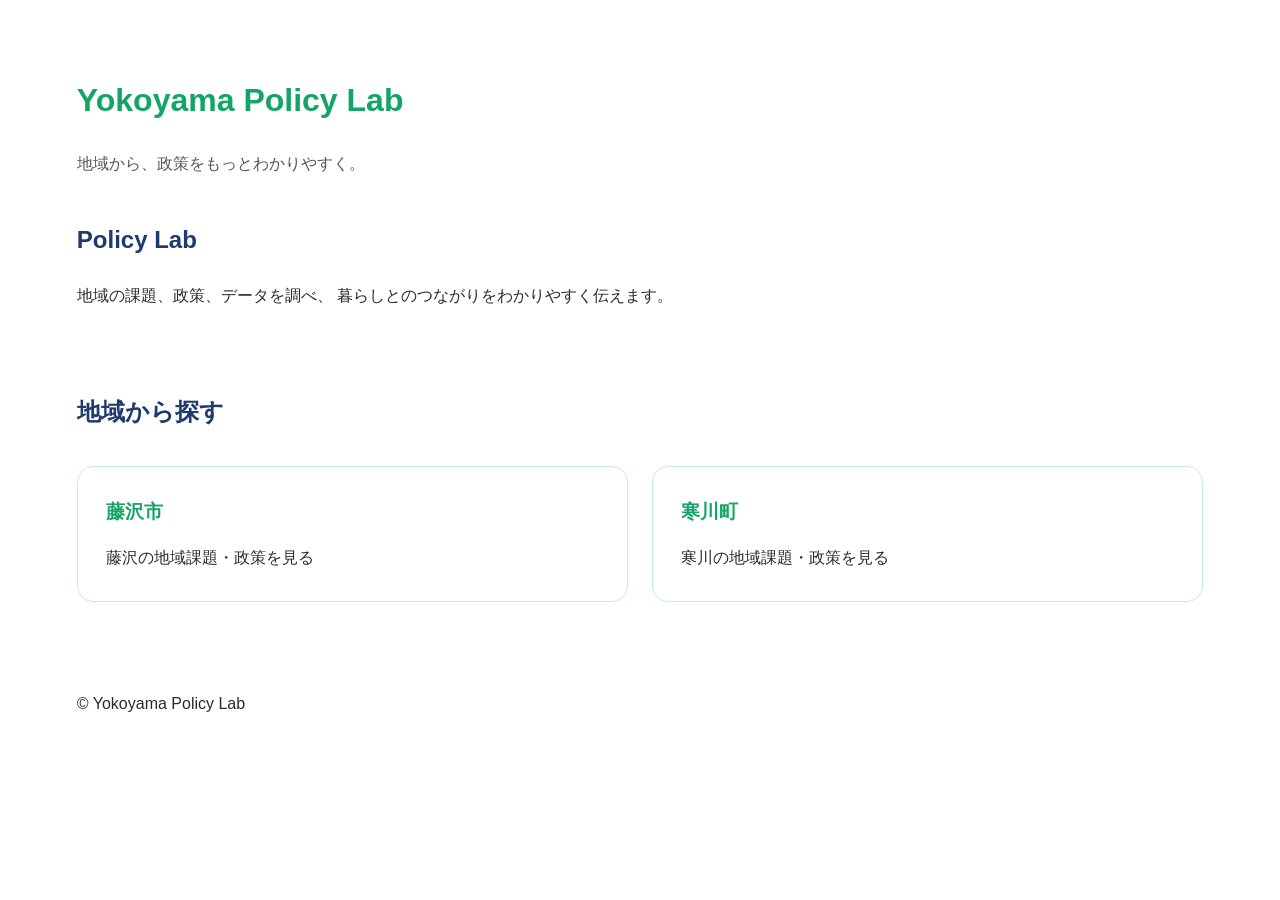
<file: index.html>
<!DOCTYPE html>
<html lang="ja">
<head>
  <meta charset="UTF-8">
  <meta name="viewport" content="width=device-width, initial-scale=1.0">

  <title>Yokoyama Policy Lab</title>

  <meta
    name="description"
    content="Yokoyama Policy Labは、地域・政策・データをわかりやすく届ける公共政策プラットフォームです。"
  ><link rel="stylesheet" href="css/style.css">
</head>

<body>
  <header>
    <h1>Yokoyama Policy Lab</h1>
    <p>地域から、政策をもっとわかりやすく。</p>
  </header>

  <main>
    <section>
      <h2>Policy Lab</h2>
      <p>
        地域の課題、政策、データを調べ、
        暮らしとのつながりをわかりやすく伝えます。
      </p>
    </section>

   <section class="area-section">
  <h2>地域から探す</h2>

<div class="area-cards">

  <a class="area-card" href="pages/fujisawa.html">
    <h3>藤沢市</h3>
    <p>藤沢の地域課題・政策を見る</p>
  </a>

  <a class="area-card" href="pages/samukawa.html">
  <h3>寒川町</h3>
  <p>寒川の地域課題・政策を見る</p>
</a>

</div>
</section>
  </main>

  <footer>
    <p>© Yokoyama Policy Lab</p>
  </footer>
</body>
</html>
</file>
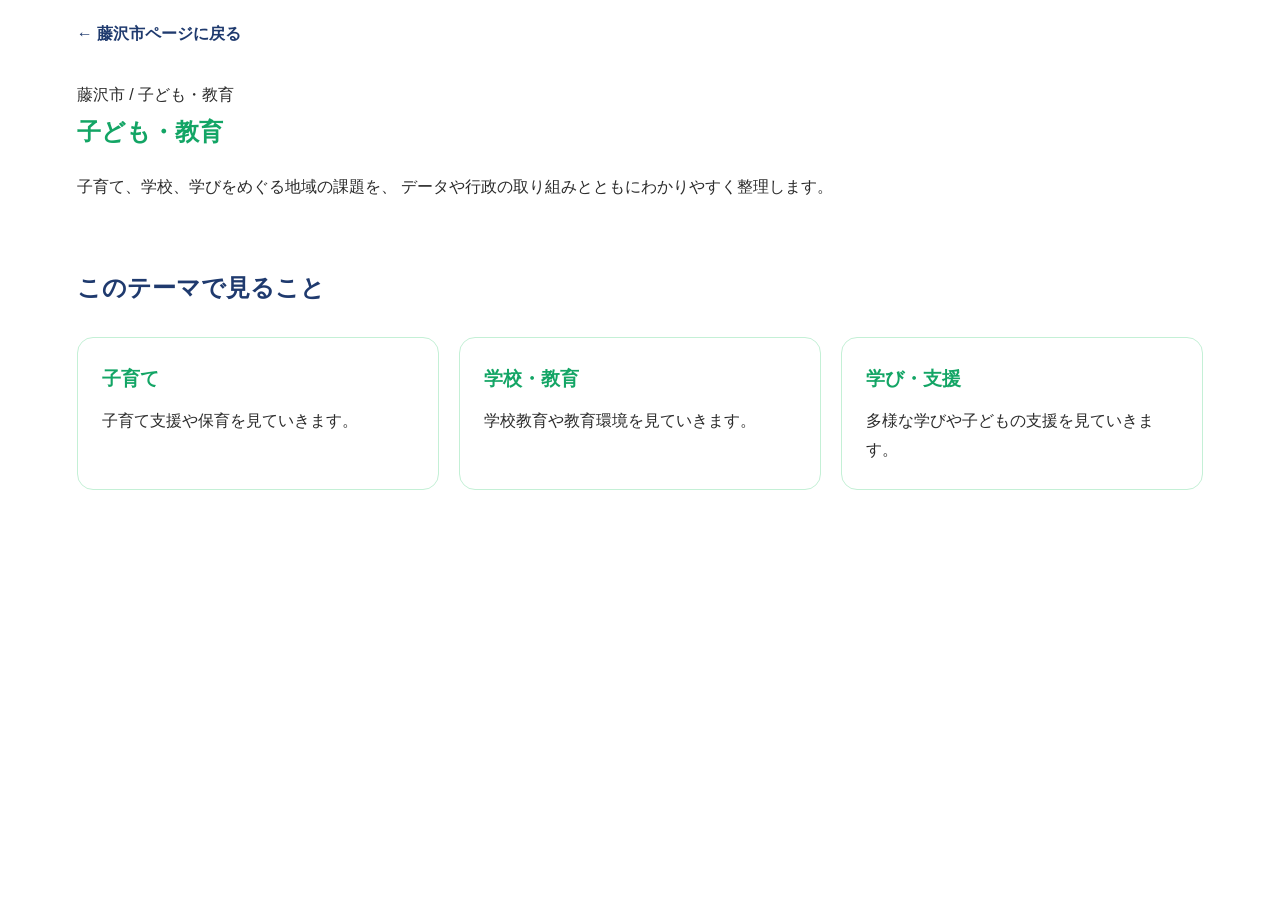
<file: pages/fujisawa-education.html>
<!DOCTYPE html>
<html lang="ja">
<head>
  <meta charset="UTF-8">
  <meta name="viewport" content="width=device-width, initial-scale=1.0">
  <title>子ども・教育｜藤沢市｜Yokoyama Policy Lab</title>
  <link rel="stylesheet" href="../css/style.css">
</head>

<body>
  <main>
    <a class="back-link" href="fujisawa.html">← 藤沢市ページに戻る</a>

    <section>
      <p>藤沢市 / 子ども・教育</p>
      <h1>子ども・教育</h1>
      <p>
        子育て、学校、学びをめぐる地域の課題を、
        データや行政の取り組みとともにわかりやすく整理します。
      </p>
    </section>

    <section class="policy-section">
      <h2>このテーマで見ること</h2>

      <div class="policy-cards">
        <div class="policy-card">
          <h3>子育て</h3>
          <p>子育て支援や保育を見ていきます。</p>
        </div>

        <a class="policy-card" href="fujisawa-school.html">
          <h3>学校・教育</h3>
          <p>学校教育や教育環境を見ていきます。</p>
        </a>

        <div class="policy-card">
          <h3>学び・支援</h3>
          <p>多様な学びや子どもの支援を見ていきます。</p>
        </div>
      </div>
    </section>
  </main>
</body>
</html>
</file>
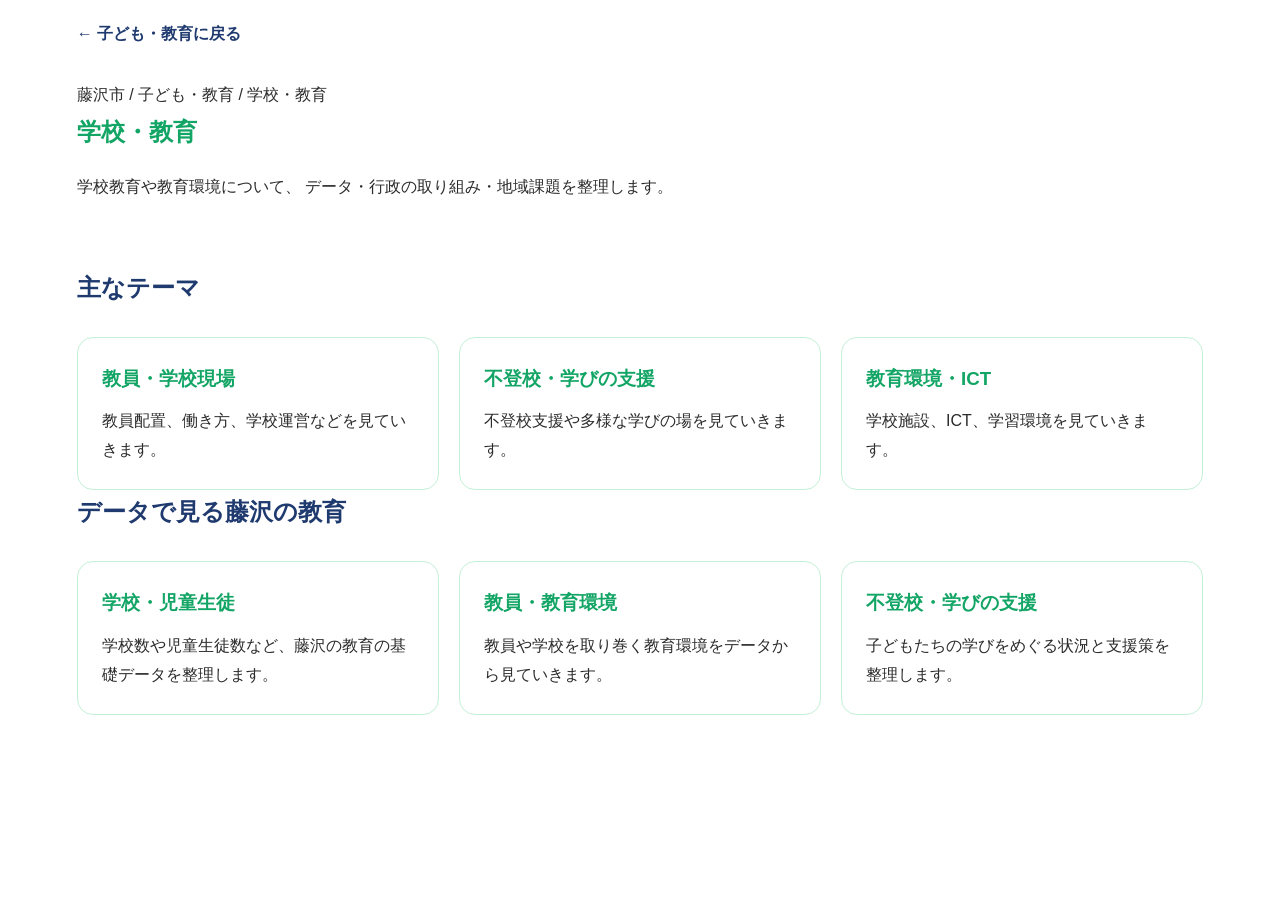
<file: pages/fujisawa-school.html>
<!DOCTYPE html>
<html lang="ja">
<head>
  <meta charset="UTF-8">
  <meta name="viewport" content="width=device-width, initial-scale=1.0">
  <title>学校・教育｜藤沢市｜Yokoyama Policy Lab</title>
  <link rel="stylesheet" href="../css/style.css">
</head>

<body>
  <main>
    <a class="back-link" href="fujisawa-education.html">← 子ども・教育に戻る</a>

    <section>
      <p>藤沢市 / 子ども・教育 / 学校・教育</p>
      <h1>学校・教育</h1>
      <p>
        学校教育や教育環境について、
        データ・行政の取り組み・地域課題を整理します。
      </p>
    </section>

    <section class="policy-section">
      <h2>主なテーマ</h2>

      <div class="policy-cards">
        <div class="policy-card">
          <h3>教員・学校現場</h3>
          <p>教員配置、働き方、学校運営などを見ていきます。</p>
        </div>

        <div class="policy-card">
          <h3>不登校・学びの支援</h3>
          <p>不登校支援や多様な学びの場を見ていきます。</p>
        </div>

        <div class="policy-card">
          <h3>教育環境・ICT</h3>
          <p>学校施設、ICT、学習環境を見ていきます。</p>
        </div>
      </div>
    </section>
    <section class="data-section">
  <h2>データで見る藤沢の教育</h2>

  <div class="policy-cards">
    <div class="policy-card">
      <h3>学校・児童生徒</h3>
      <p>学校数や児童生徒数など、藤沢の教育の基礎データを整理します。</p>
    </div>

    <div class="policy-card">
      <h3>教員・教育環境</h3>
      <p>教員や学校を取り巻く教育環境をデータから見ていきます。</p>
    </div>

    <div class="policy-card">
      <h3>不登校・学びの支援</h3>
      <p>子どもたちの学びをめぐる状況と支援策を整理します。</p>
    </div>
  </div>
</section>
  </main>
</body>
</html>
</file>
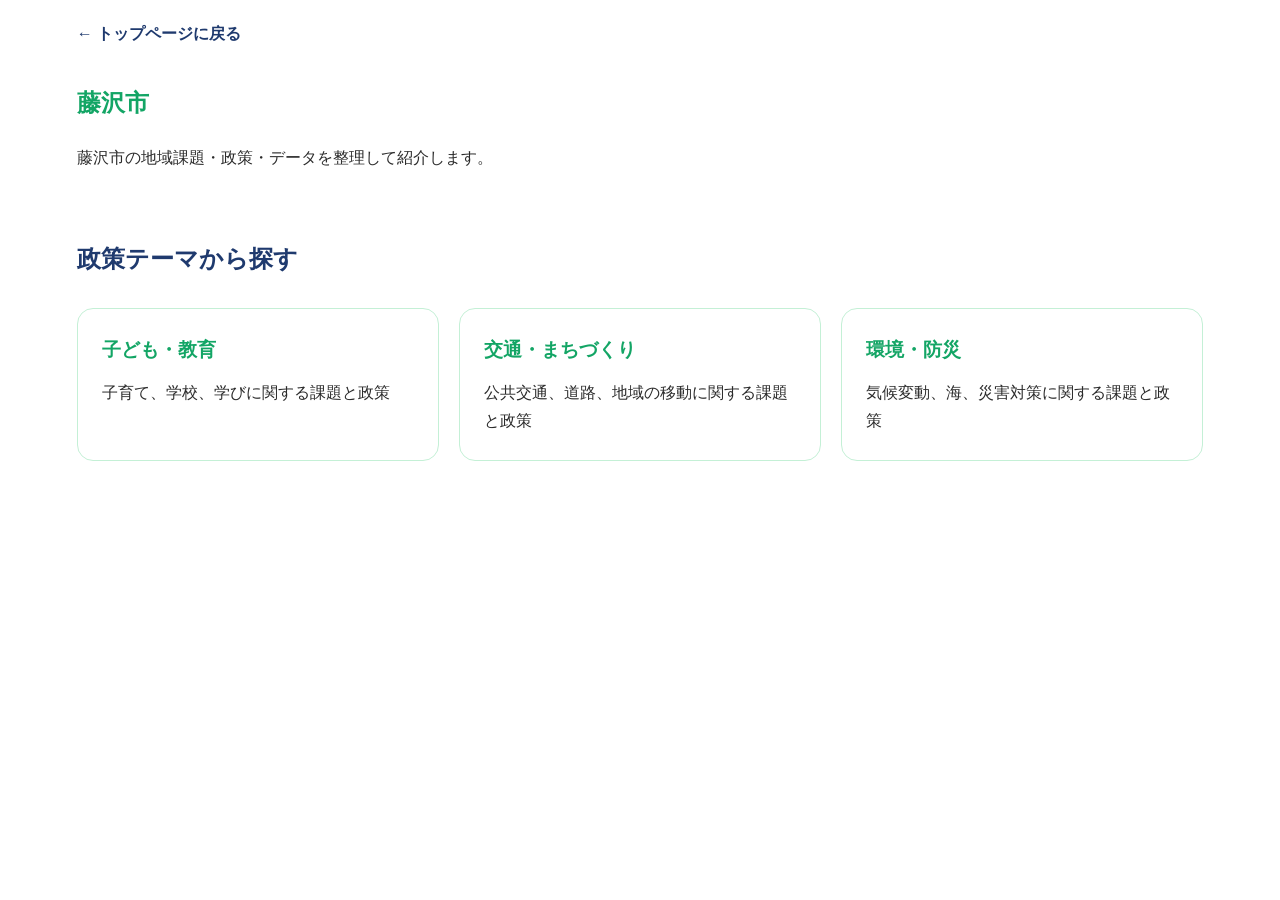
<file: pages/fujisawa.html>
<!DOCTYPE html>
<html lang="ja">
<head>
  <meta charset="UTF-8">
  <meta name="viewport" content="width=device-width, initial-scale=1.0">
  <title>藤沢市｜Yokoyama Policy Lab</title>
  <link rel="stylesheet" href="../css/style.css">
</head>

<body>
  <main>
    <a class="back-link" href="../index.html">← トップページに戻る</a>
    <section>
      <h1>藤沢市</h1>
      <p>藤沢市の地域課題・政策・データを整理して紹介します。</p>
    <section class="policy-section">
  <h2>政策テーマから探す</h2>

  <div class="policy-cards">
    <a class="policy-card" href="fujisawa-education.html">
  <h3>子ども・教育</h3>
  <p>子育て、学校、学びに関する課題と政策</p>
</a>

    <div class="policy-card">
      <h3>交通・まちづくり</h3>
      <p>公共交通、道路、地域の移動に関する課題と政策</p>
    </div>

    <div class="policy-card">
      <h3>環境・防災</h3>
      <p>気候変動、海、災害対策に関する課題と政策</p>
    </div>
  </div>
</section>
</file>
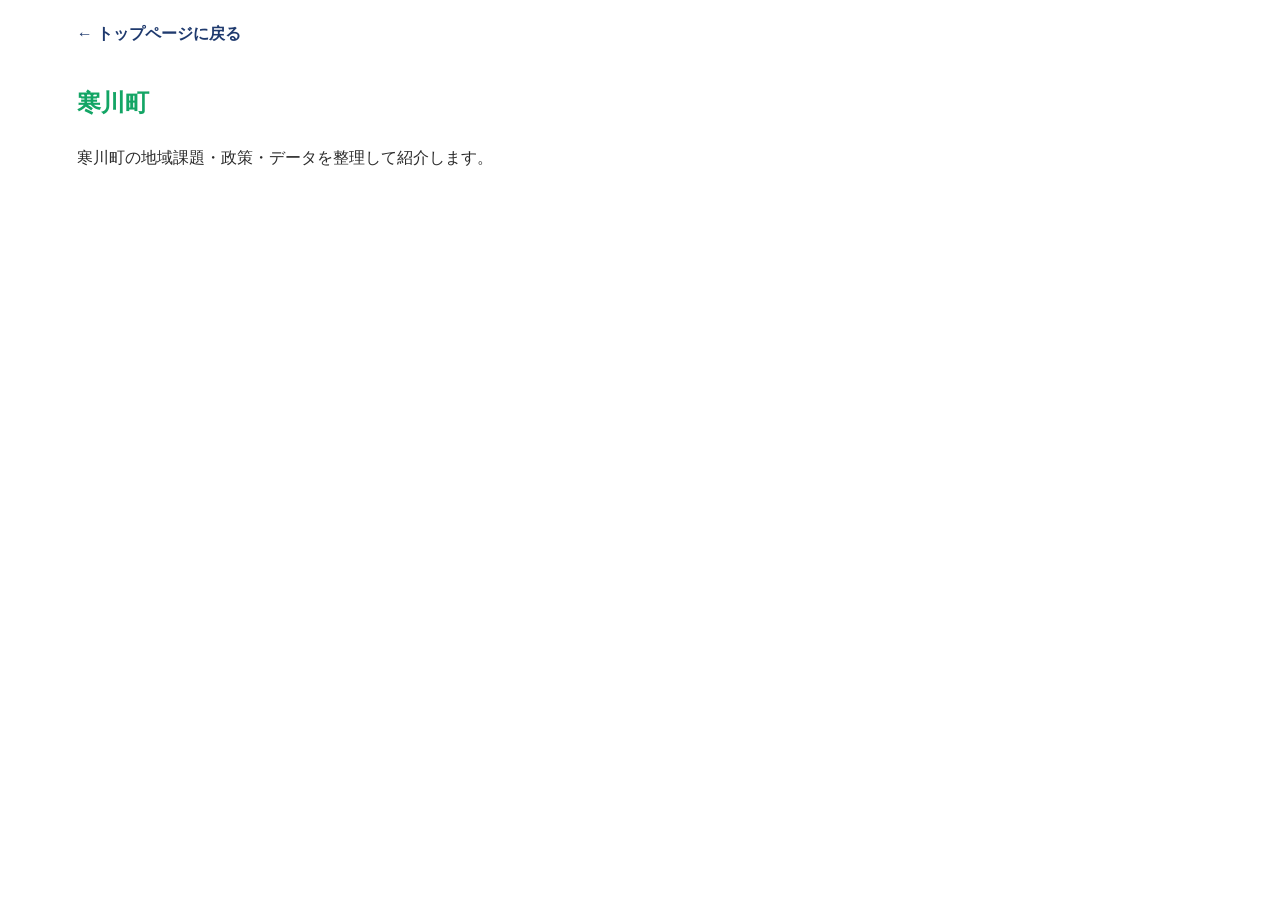
<file: pages/samukawa.html>
<!DOCTYPE html>
<html lang="ja">
<head>
  <meta charset="UTF-8">
  <meta name="viewport" content="width=device-width, initial-scale=1.0">
  <title>寒川町｜Yokoyama Policy Lab</title>
  <link rel="stylesheet" href="../css/style.css">
</head>

<body>
  <main>
    <a class="back-link" href="../index.html">← トップページに戻る</a>
    <section>
      <h1>寒川町</h1>
      <p>寒川町の地域課題・政策・データを整理して紹介します。</p>
    </section>
  </main>
</body>
</html>
</file>
<file: css/style.css>
body {
  background-color: #FFFFFF;
  color: #2B2B2B;
  font-family: "Noto Sans JP", sans-serif;
  line-height: 1.8;
  margin: 0;
}

header,
main,
footer {
  padding-left: 6vw;
  padding-right: 6vw;
}

header {
  padding-top: 72px;
  padding-bottom: 20px;
}

main {
  padding-top: 20px;
  padding-bottom: 56px;
}

footer {
  padding-top: 32px;
  padding-bottom: 40px;
}

h1,
h2,
p {
  margin-top: 0;
}

h1 {
  margin-bottom: 20px;
  color: #13A565;
}

h2 {
  margin-bottom: 20px;
  color: #1F3A6E;
}

p {
  margin-bottom: 0;
}

header p {
  color: #555555;
}

.area-section {
  margin-top: 80px;
}

.area-cards {
  display: grid;
  grid-template-columns: repeat(2, minmax(0, 1fr));
  gap: 24px;
  margin-top: 32px;
}

.area-card {
  display: block;
  box-sizing: border-box;
  padding: 28px;
  border: 1px solid #C4F0D6;
  border-radius: 16px;
  background-color: #FFFFFF;
  text-decoration: none;
  color: inherit;
  transition: transform 0.2s ease, box-shadow 0.2s ease;
}

.area-card h3 {
  margin-top: 0;
  margin-bottom: 16px;
  color: #13A565;
}

.area-card:hover {
  transform: translateY(-4px);
  box-shadow: 0 10px 24px rgba(31, 58, 110, 0.10);
}
.back-link {
  display: inline-block;
  margin-bottom: 32px;
  color: #1F3A6E;
  text-decoration: none;
  font-weight: 600;
}

.back-link:hover {
  text-decoration: underline;
}
.policy-section {
  margin-top: 64px;
}

.policy-cards {
  display: grid;
  grid-template-columns: repeat(3, minmax(0, 1fr));
  gap: 20px;
  margin-top: 28px;
}

.policy-card {
  padding: 24px;
  border: 1px solid #C4F0D6;
  border-radius: 16px;
  background-color: #FFFFFF;
}

.policy-card h3 {
  margin-top: 0;
  margin-bottom: 12px;
  color: #13A565;
}

@media (max-width: 800px) {
  .policy-cards {
    grid-template-columns: 1fr;
  }
}
.policy-card {
  text-decoration: none;
  color: inherit;
}

.policy-card:visited {
  color: inherit;
}
</file>
